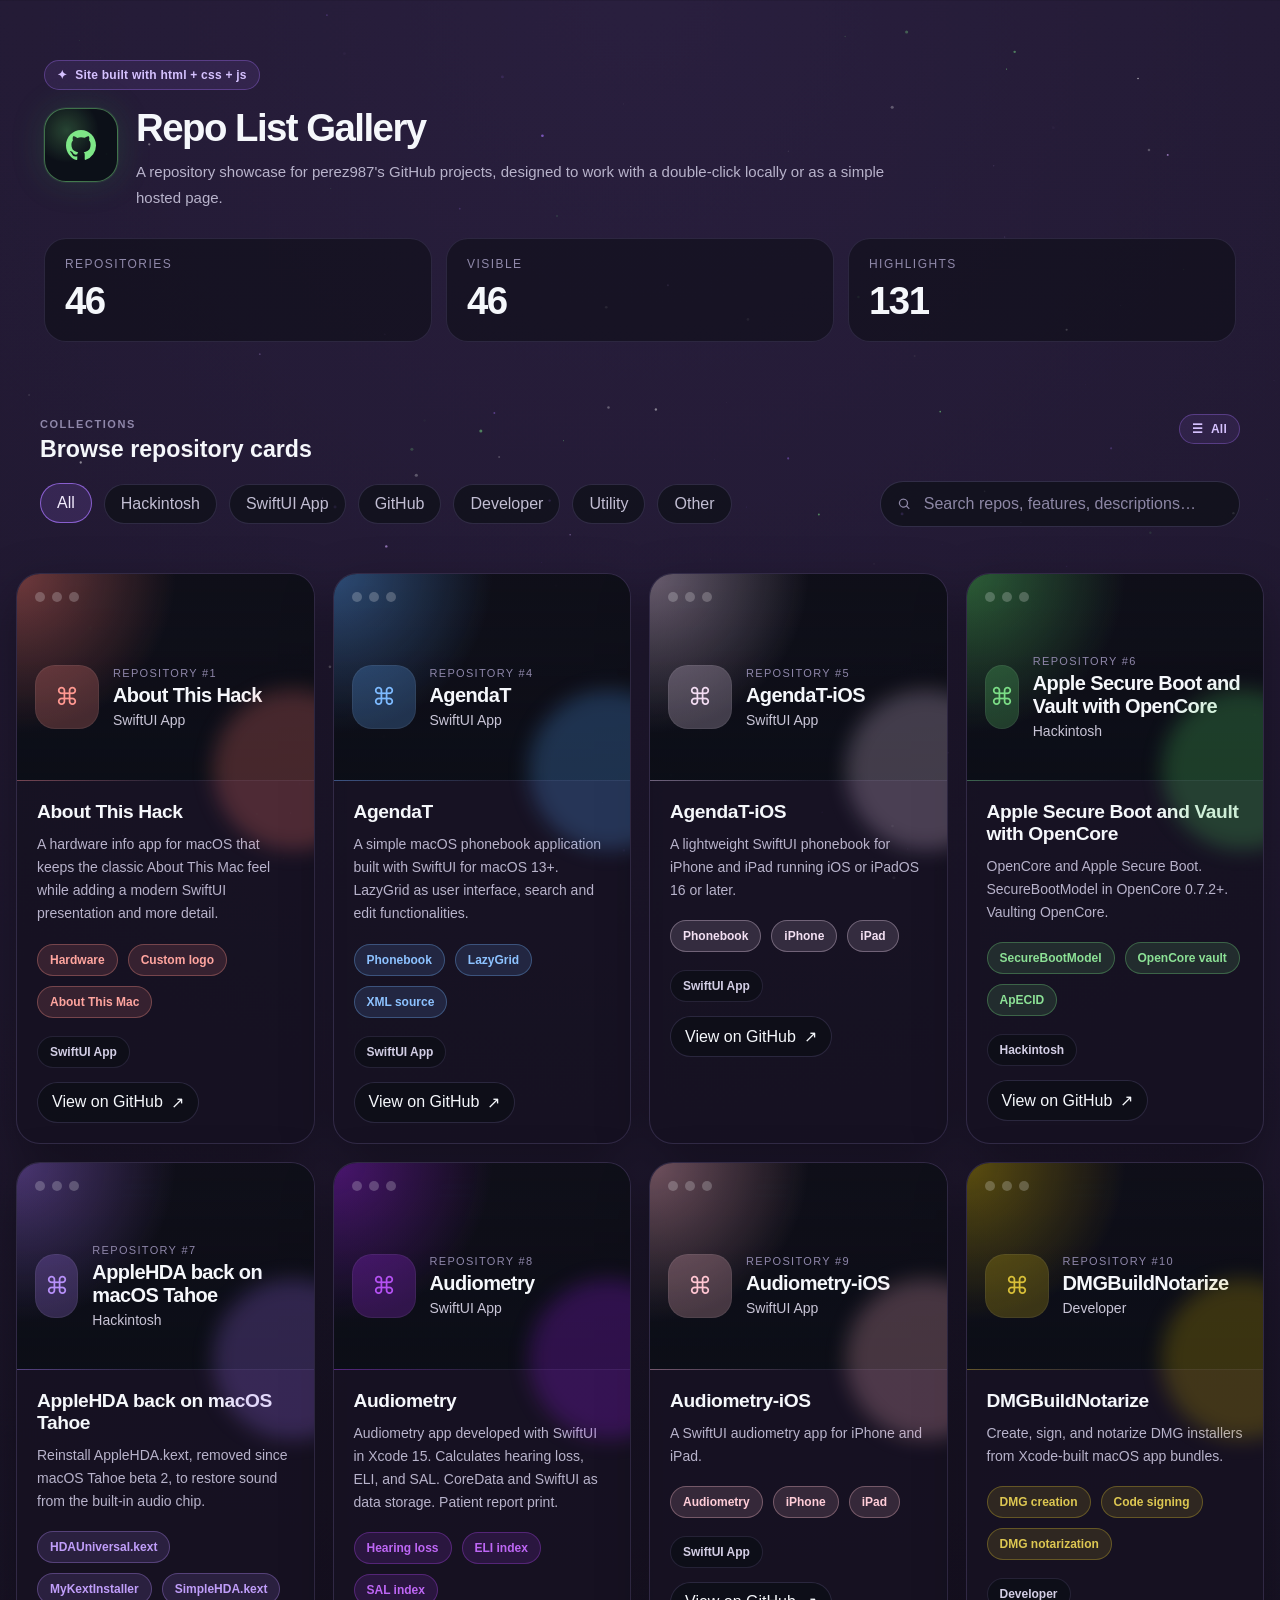
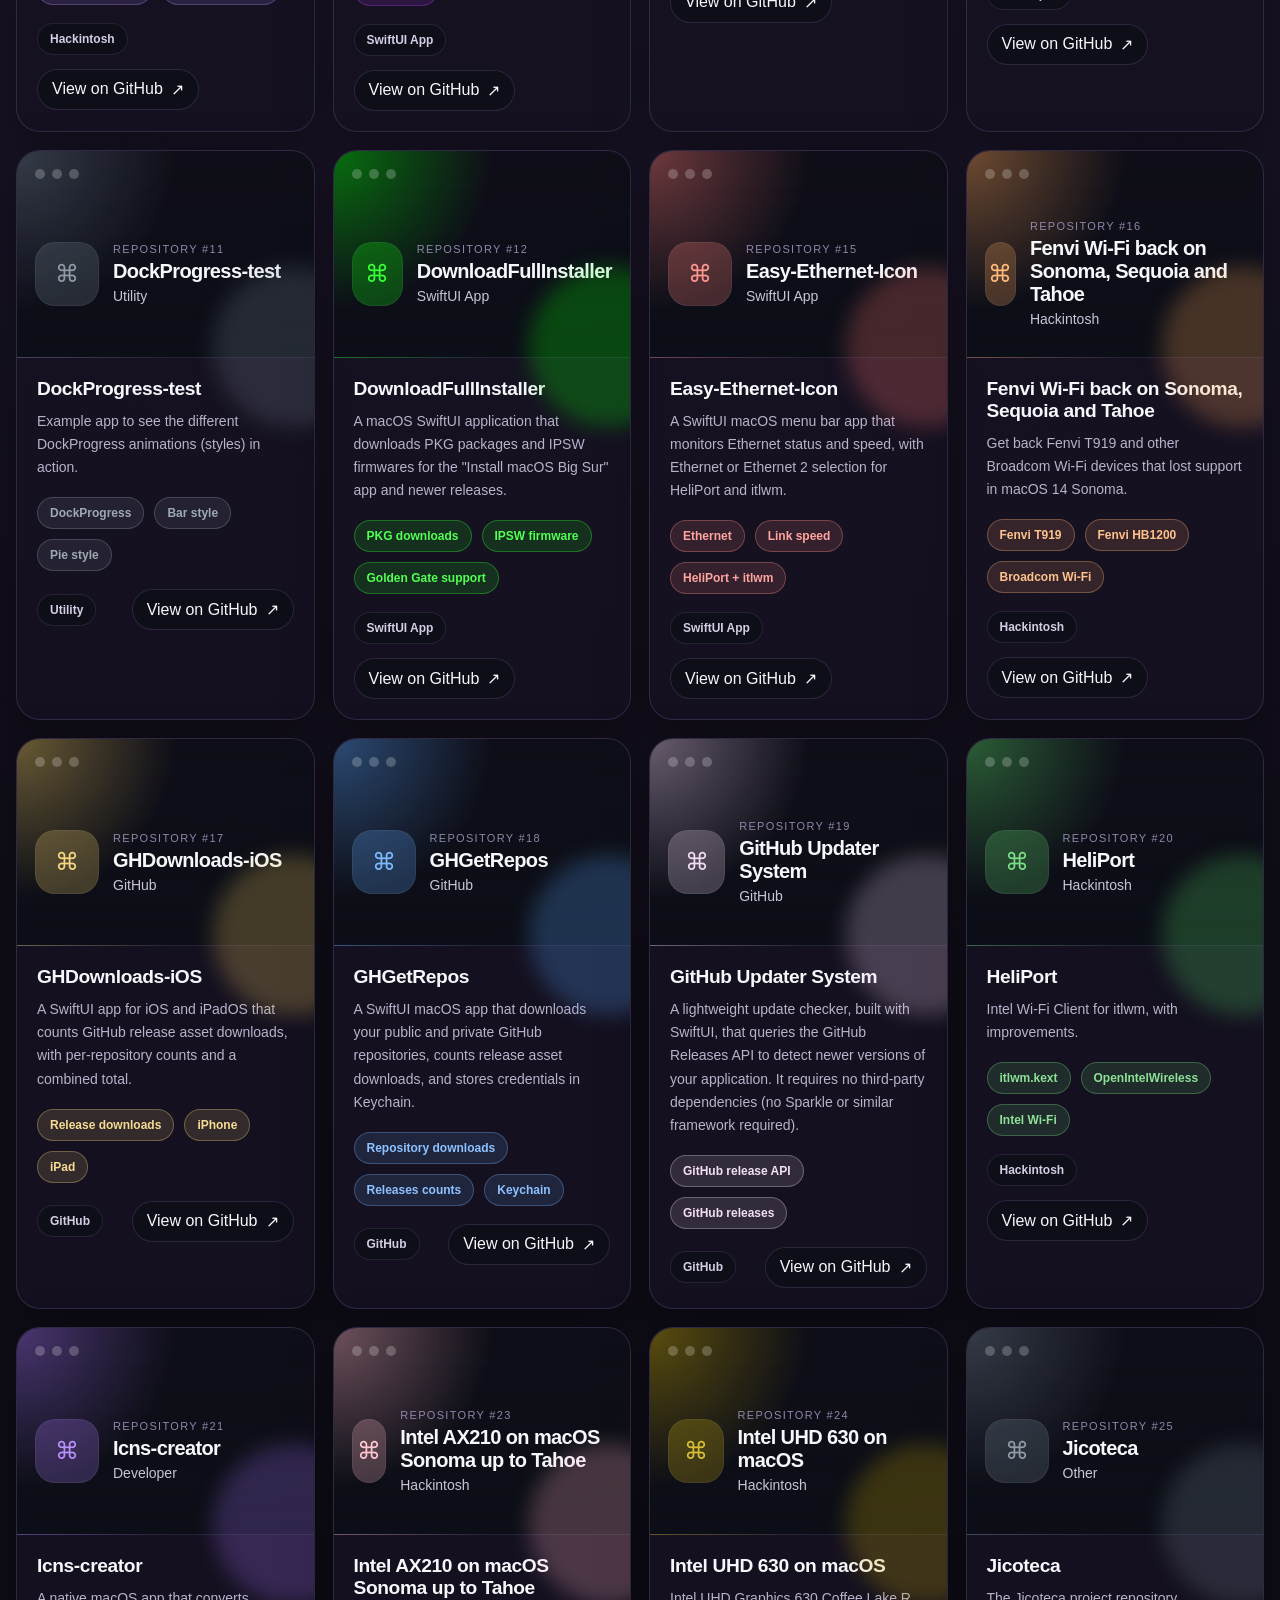
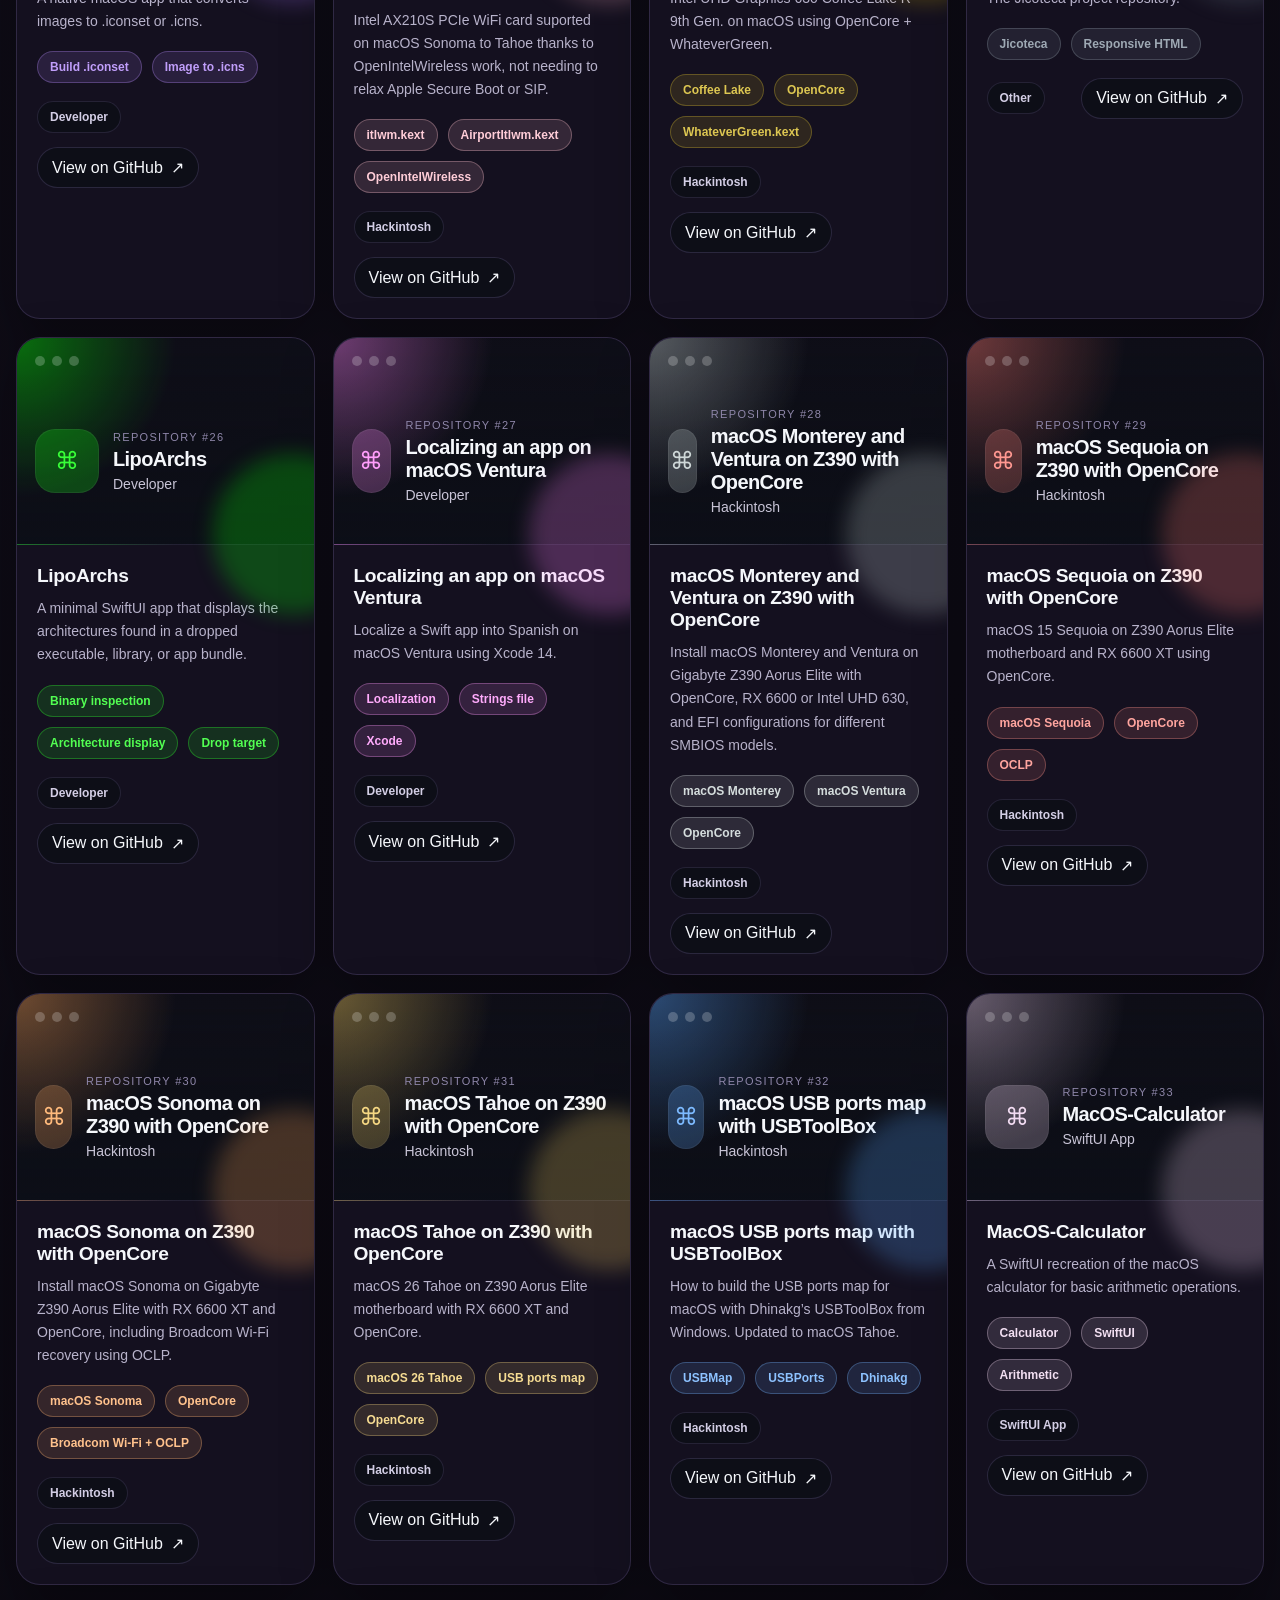
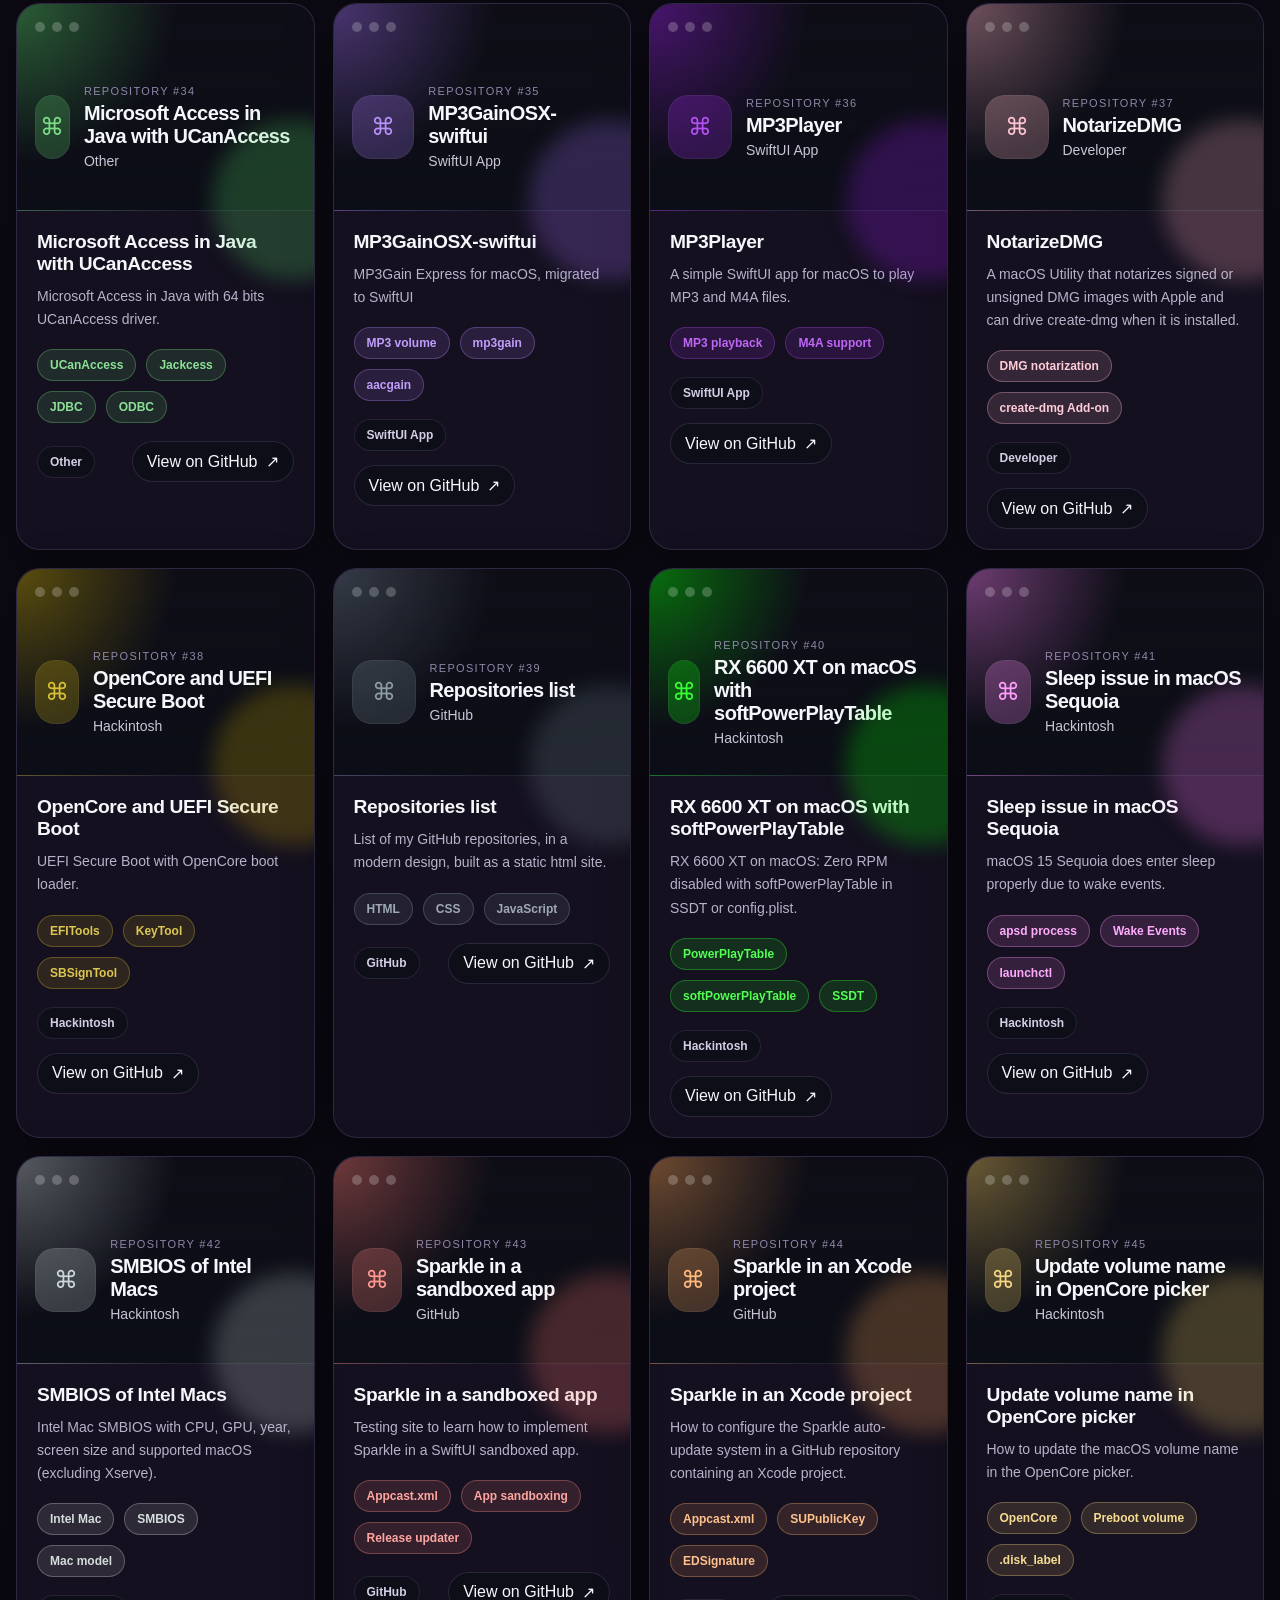
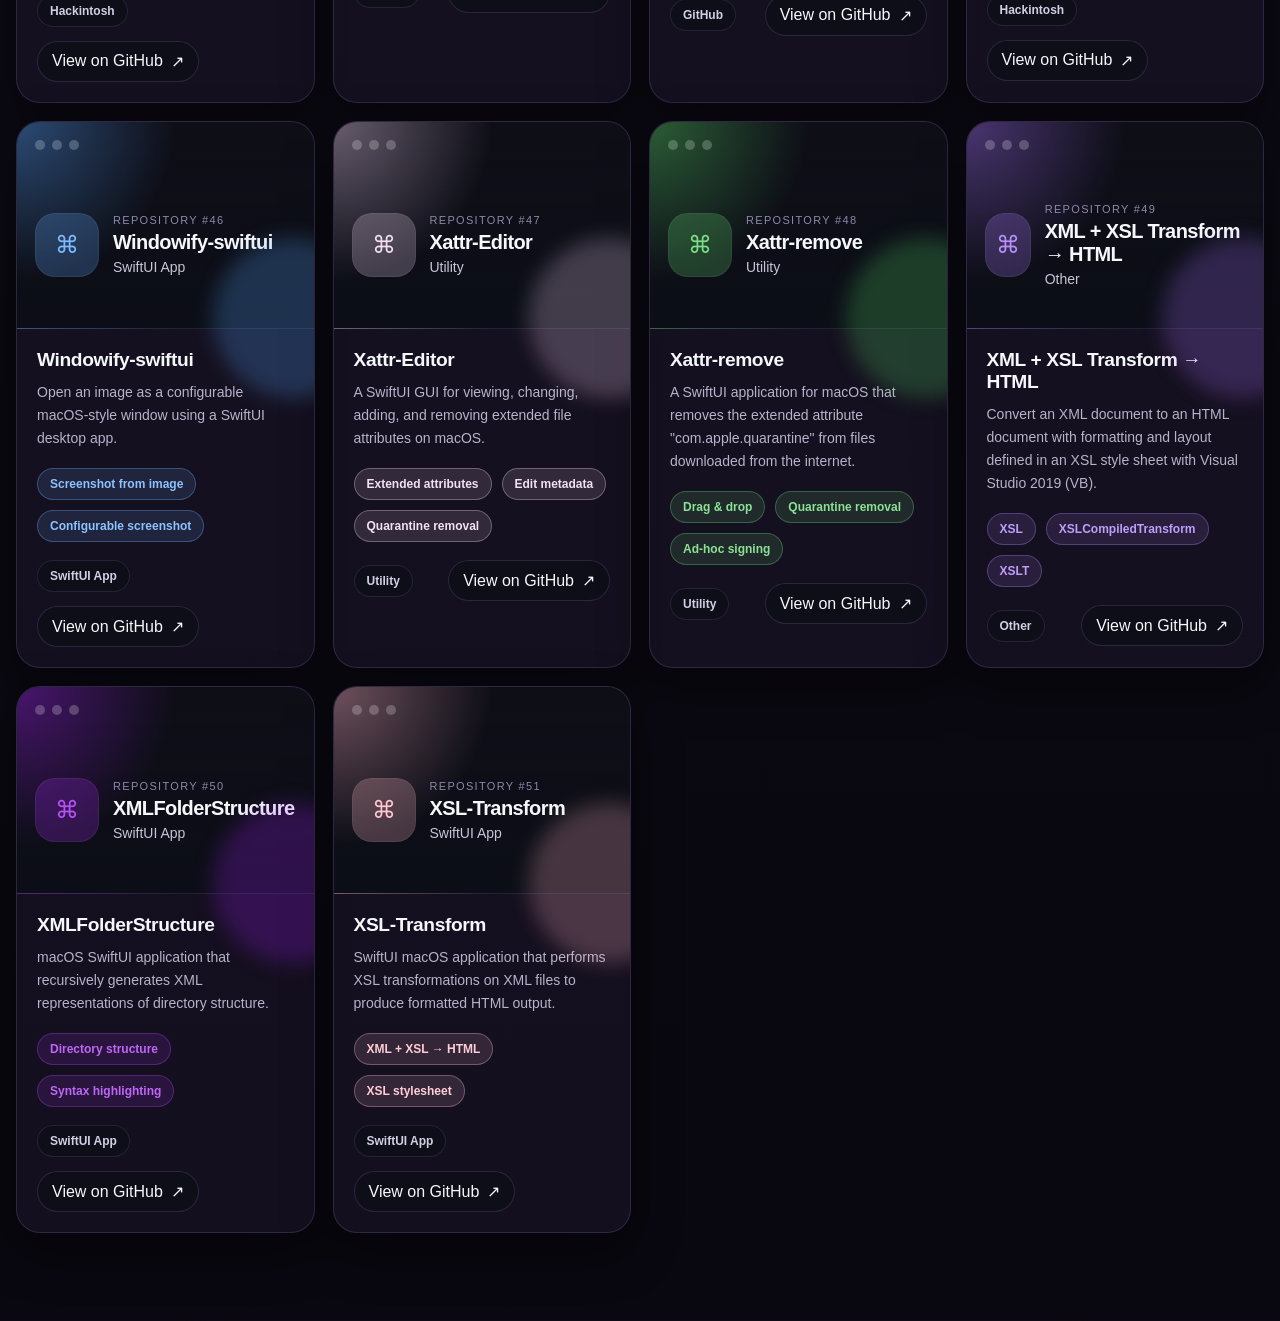
<file: index.html>
<!doctype html>
<html lang="en">
  <head>
    <meta charset="UTF-8" />
    <meta name="viewport" content="width=device-width, initial-scale=1.0" />
    <meta
      name="description"
      content="Standalone repository gallery for perez987's SwiftUI projects."
    />
    <title>Repo List Gallery</title>
    <link
      rel="icon"
      href="data:image/svg+xml,%3Csvg xmlns='http://www.w3.org/2000/svg' viewBox='0 0 64 64'%3E%3Crect width='64' height='64' rx='16' fill='%230b1016'/%3E%3Cpath d='M18 24h28v16H18z' fill='%232ea043' opacity='.22'/%3E%3Cpath d='M20 20h10l3 4h11a4 4 0 0 1 4 4v16H16V24a4 4 0 0 1 4-4z' fill='%232ea043'/%3E%3C/svg%3E"
    />
    <link rel="stylesheet" href="styles.css" />
  </head>
  <body>
    <div class="gallery-app">
      <canvas class="galaxy-background" aria-hidden="true"></canvas>

      <main class="gallery-shell">
        <section class="hero-panel">
          <div class="hero-copy">
            <div class="hero-badge">
              ✦
              <span>Site built with html + css + js</span>
            </div>
            <div class="hero-title-row">
              <div class="hero-logo" aria-hidden="true">
                <svg viewBox="0 0 24 24" aria-hidden="true">
                  <path
                    d="M12 2C6.477 2 2 6.59 2 12.25c0 4.53 2.865 8.373 6.839 9.73.5.096.682-.223.682-.495 0-.244-.01-1.05-.014-1.905-2.782.618-3.369-1.215-3.369-1.215-.455-1.183-1.11-1.498-1.11-1.498-.908-.638.069-.625.069-.625 1.004.072 1.532 1.069 1.532 1.069.892 1.57 2.341 1.116 2.91.853.09-.665.35-1.116.636-1.373-2.22-.261-4.555-1.14-4.555-5.073 0-1.12.39-2.037 1.03-2.755-.104-.261-.446-1.313.098-2.739 0 0 .84-.277 2.75 1.052A9.32 9.32 0 0 1 12 6.845c.85.004 1.706.118 2.504.347 1.908-1.329 2.747-1.052 2.747-1.052.546 1.426.204 2.478.1 2.739.64.718 1.028 1.635 1.028 2.755 0 3.943-2.339 4.809-4.566 5.065.359.319.679.944.679 1.902 0 1.374-.012 2.482-.012 2.82 0 .274.18.596.688.494A10.257 10.257 0 0 0 22 12.25C22 6.59 17.523 2 12 2Z"
                  />
                </svg>
              </div>
              <div>
                <h1>Repo List Gallery</h1>
                <p>
                  A repository showcase for perez987&apos;s GitHub projects, designed to work with a
                  double-click locally or as a simple hosted page.
                </p>
              </div>
            </div>
          </div>

          <div class="hero-stats" aria-label="Repository gallery summary">
            <div class="stat-card">
              <span class="stat-label">Repositories</span>
              <strong id="repo-count">0</strong>
            </div>
          <div class="stat-card">
              <span class="stat-label">Visible</span>
              <strong id="visible-count">0</strong>
            </div>
            <div class="stat-card">
              <span class="stat-label">Highlights</span>
              <strong id="highlight-count">0</strong>
            </div>
          </div>
        </section>

        <section class="toolbar-panel">
          <div class="toolbar-heading">
            <div>
              <span class="eyebrow">Collections</span>
              <h2>Browse repository cards</h2>
            </div>
            <div class="toolbar-badge">
              <span>☰</span>
              <span id="active-category-label">All</span>
            </div>
          </div>

          <div class="toolbar-controls">
            <div class="category-pills" id="category-pills" role="tablist" aria-label="Repository categories"></div>

            <label class="search-shell">
              <svg class="icon-inline" viewBox="0 0 24 24" aria-hidden="true">
                <path
                  d="M10.5 3a7.5 7.5 0 0 1 5.982 12.025l4.246 4.247-1.414 1.414-4.247-4.246A7.5 7.5 0 1 1 10.5 3Zm0 2a5.5 5.5 0 1 0 0 11 5.5 5.5 0 0 0 0-11Z"
                  fill="currentColor"
                />
              </svg>
              <input
                id="search-input"
                type="search"
                placeholder="Search repos, features, descriptions…"
                aria-label="Search repositories"
              />
            </label>
          </div>
        </section>

        <section class="repo-grid" id="repo-grid" aria-label="Repository gallery"></section>

        <section class="empty-state" id="empty-state">
          <svg class="icon-large" viewBox="0 0 24 24" aria-hidden="true">
            <path
              d="M12 2C6.477 2 2 6.59 2 12.25c0 4.53 2.865 8.373 6.839 9.73.5.096.682-.223.682-.495 0-.244-.01-1.05-.014-1.905-2.782.618-3.369-1.215-3.369-1.215-.455-1.183-1.11-1.498-1.11-1.498-.908-.638.069-.625.069-.625 1.004.072 1.532 1.069 1.532 1.069.892 1.57 2.341 1.116 2.91.853.09-.665.35-1.116.636-1.373-2.22-.261-4.555-1.14-4.555-5.073 0-1.12.39-2.037 1.03-2.755-.104-.261-.446-1.313.098-2.739 0 0 .84-.277 2.75 1.052A9.32 9.32 0 0 1 12 6.845c.85.004 1.706.118 2.504.347 1.908-1.329 2.747-1.052 2.747-1.052.546 1.426.204 2.478.1 2.739.64.718 1.028 1.635 1.028 2.755 0 3.943-2.339 4.809-4.566 5.065.359.319.679.944.679 1.902 0 1.374-.012 2.482-.012 2.82 0 .274.18.596.688.494A10.257 10.257 0 0 0 22 12.25C22 6.59 17.523 2 12 2Z"
            />
          </svg>
          <h3>No repositories found</h3>
          <p>Try a different search term or switch back to the full collection.</p>
        </section>
      </main>

      <button type="button" class="back-to-top" id="back-to-top" aria-label="Back to top">↑</button>
    </div>
    <script src="script.js"></script>
  </body>
</html>
</file>
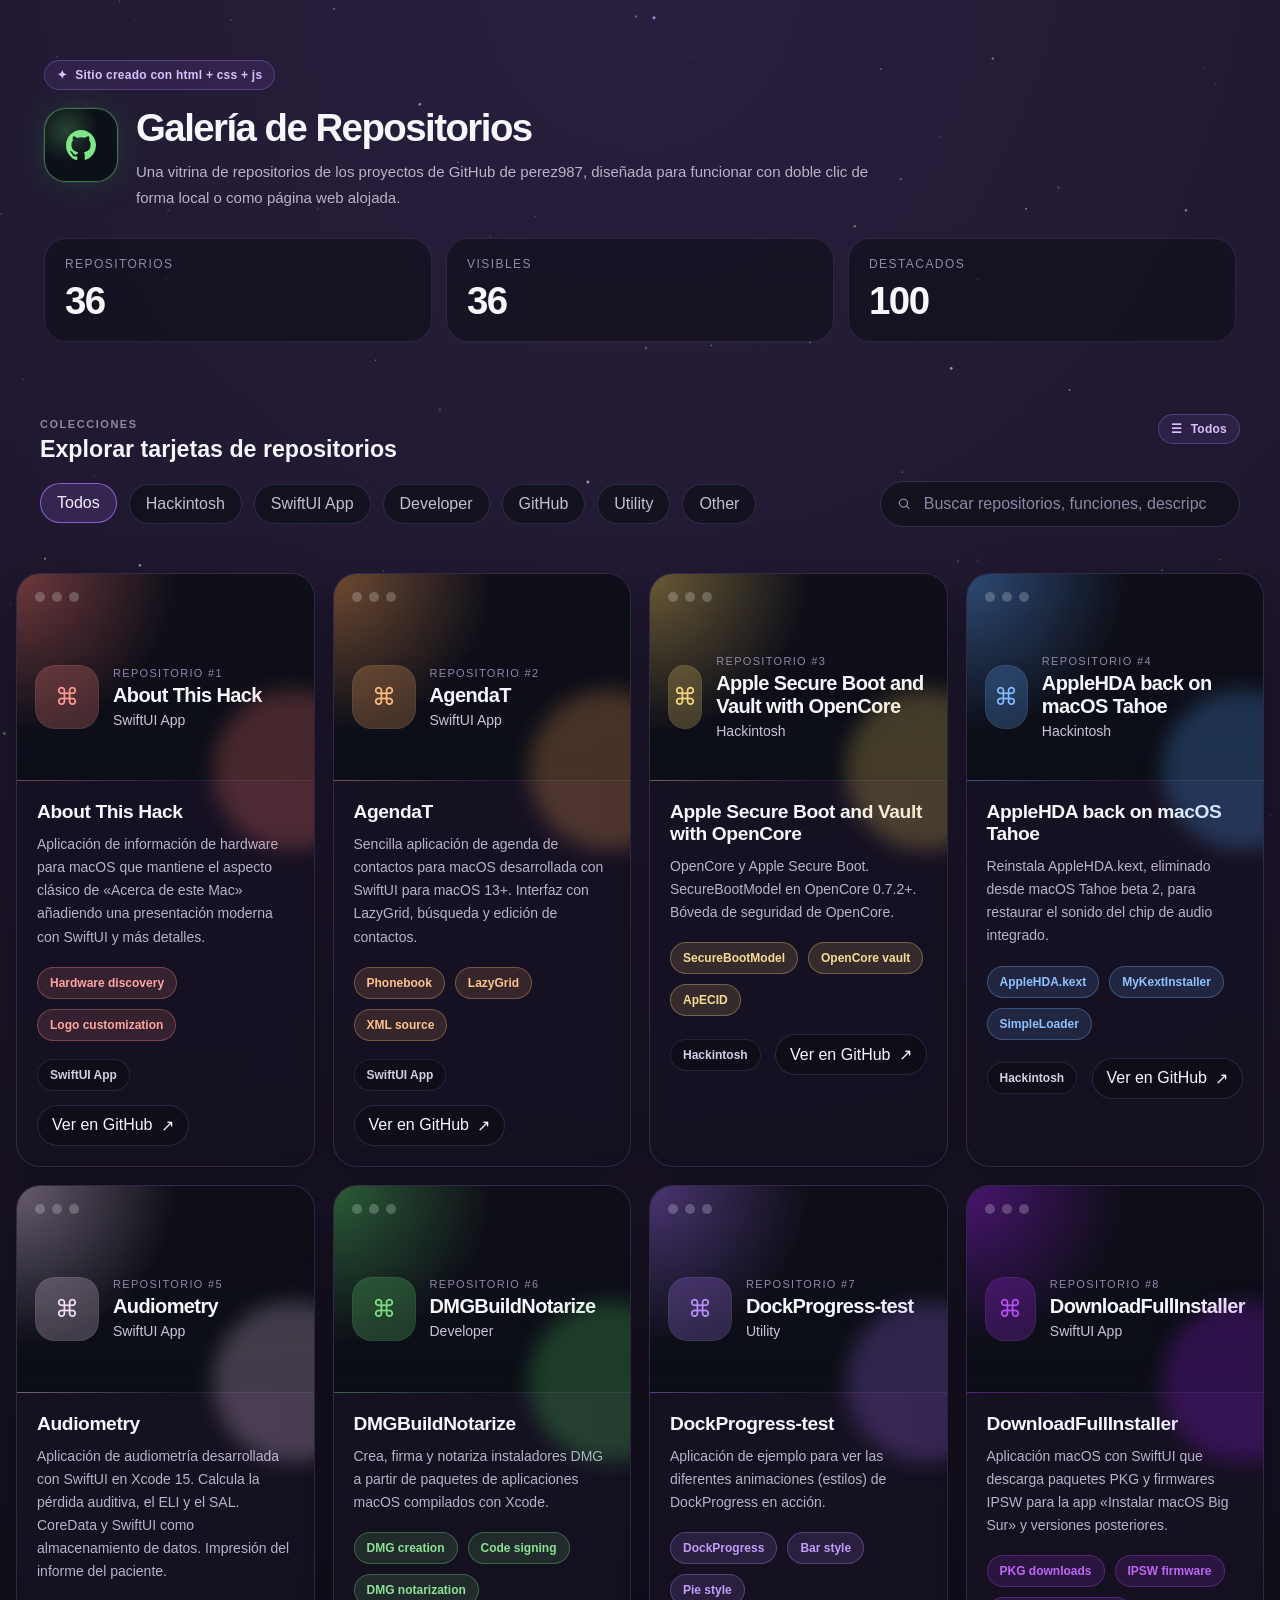
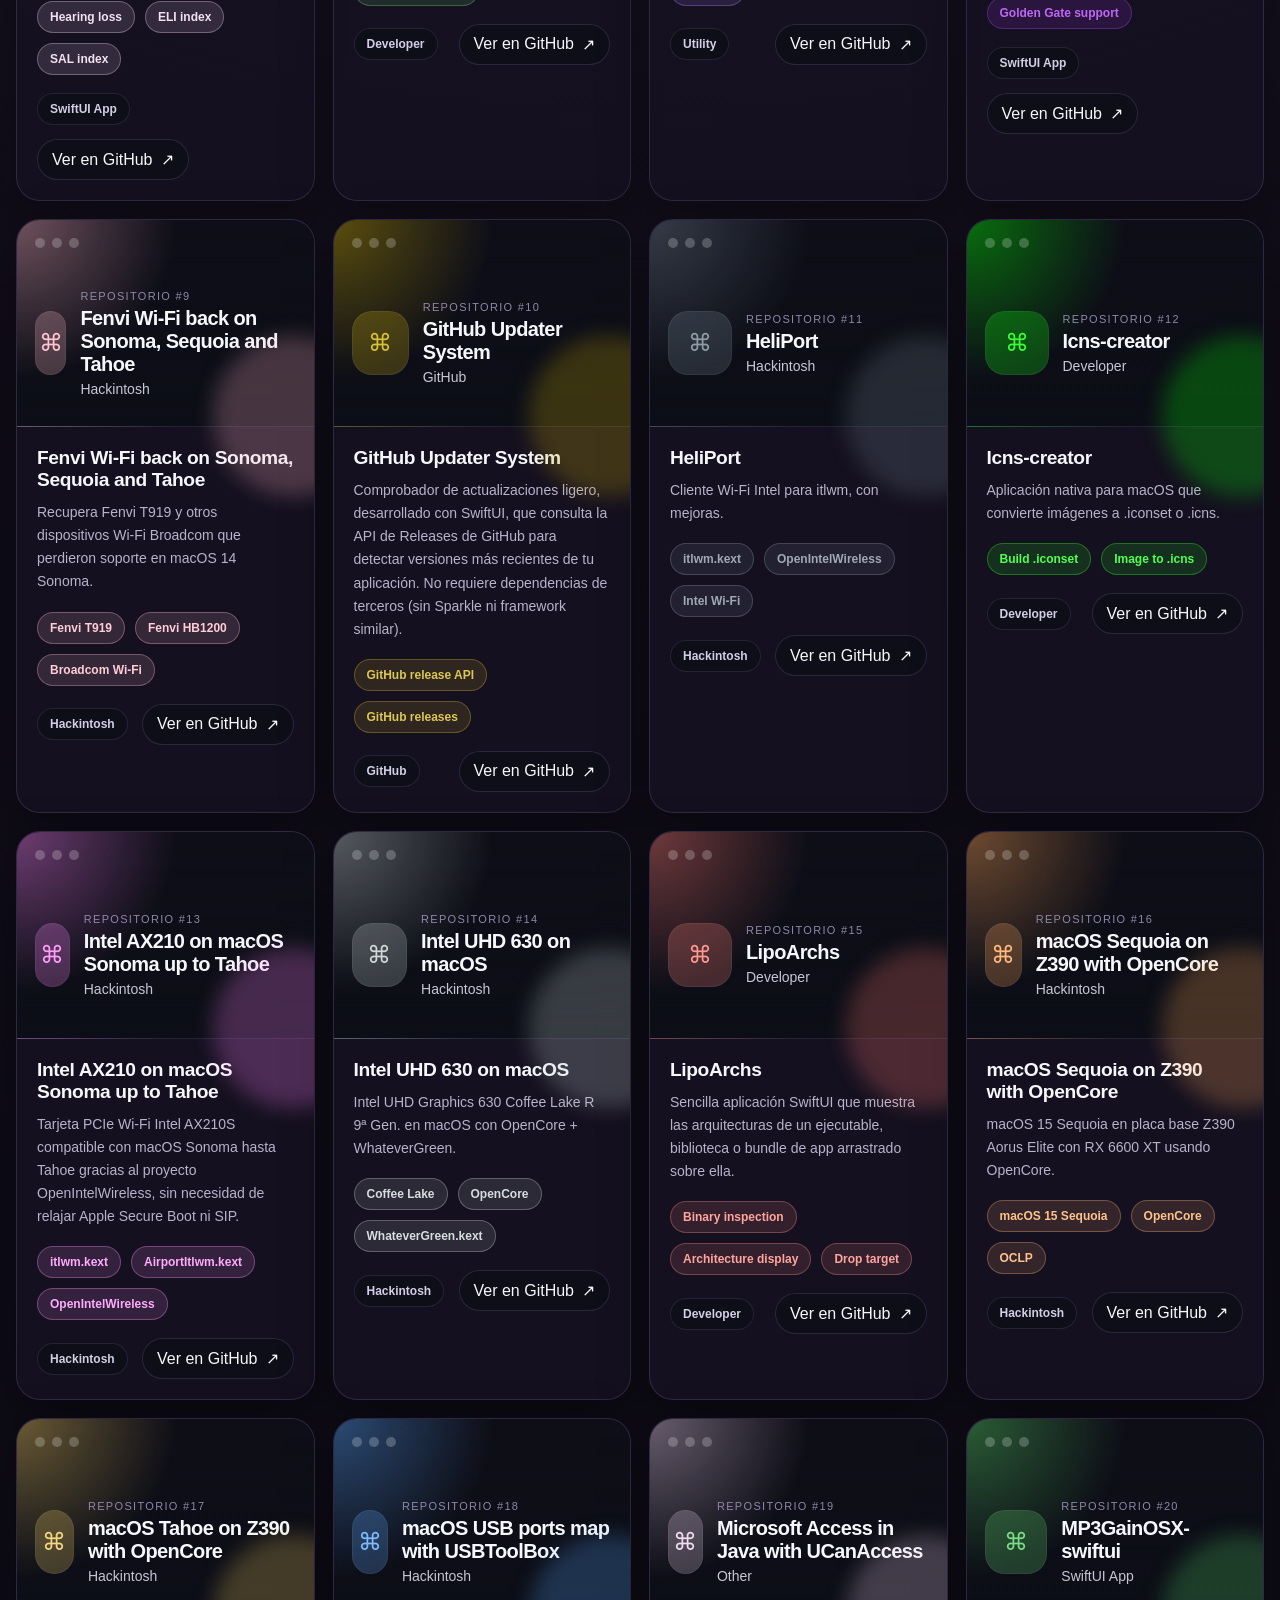
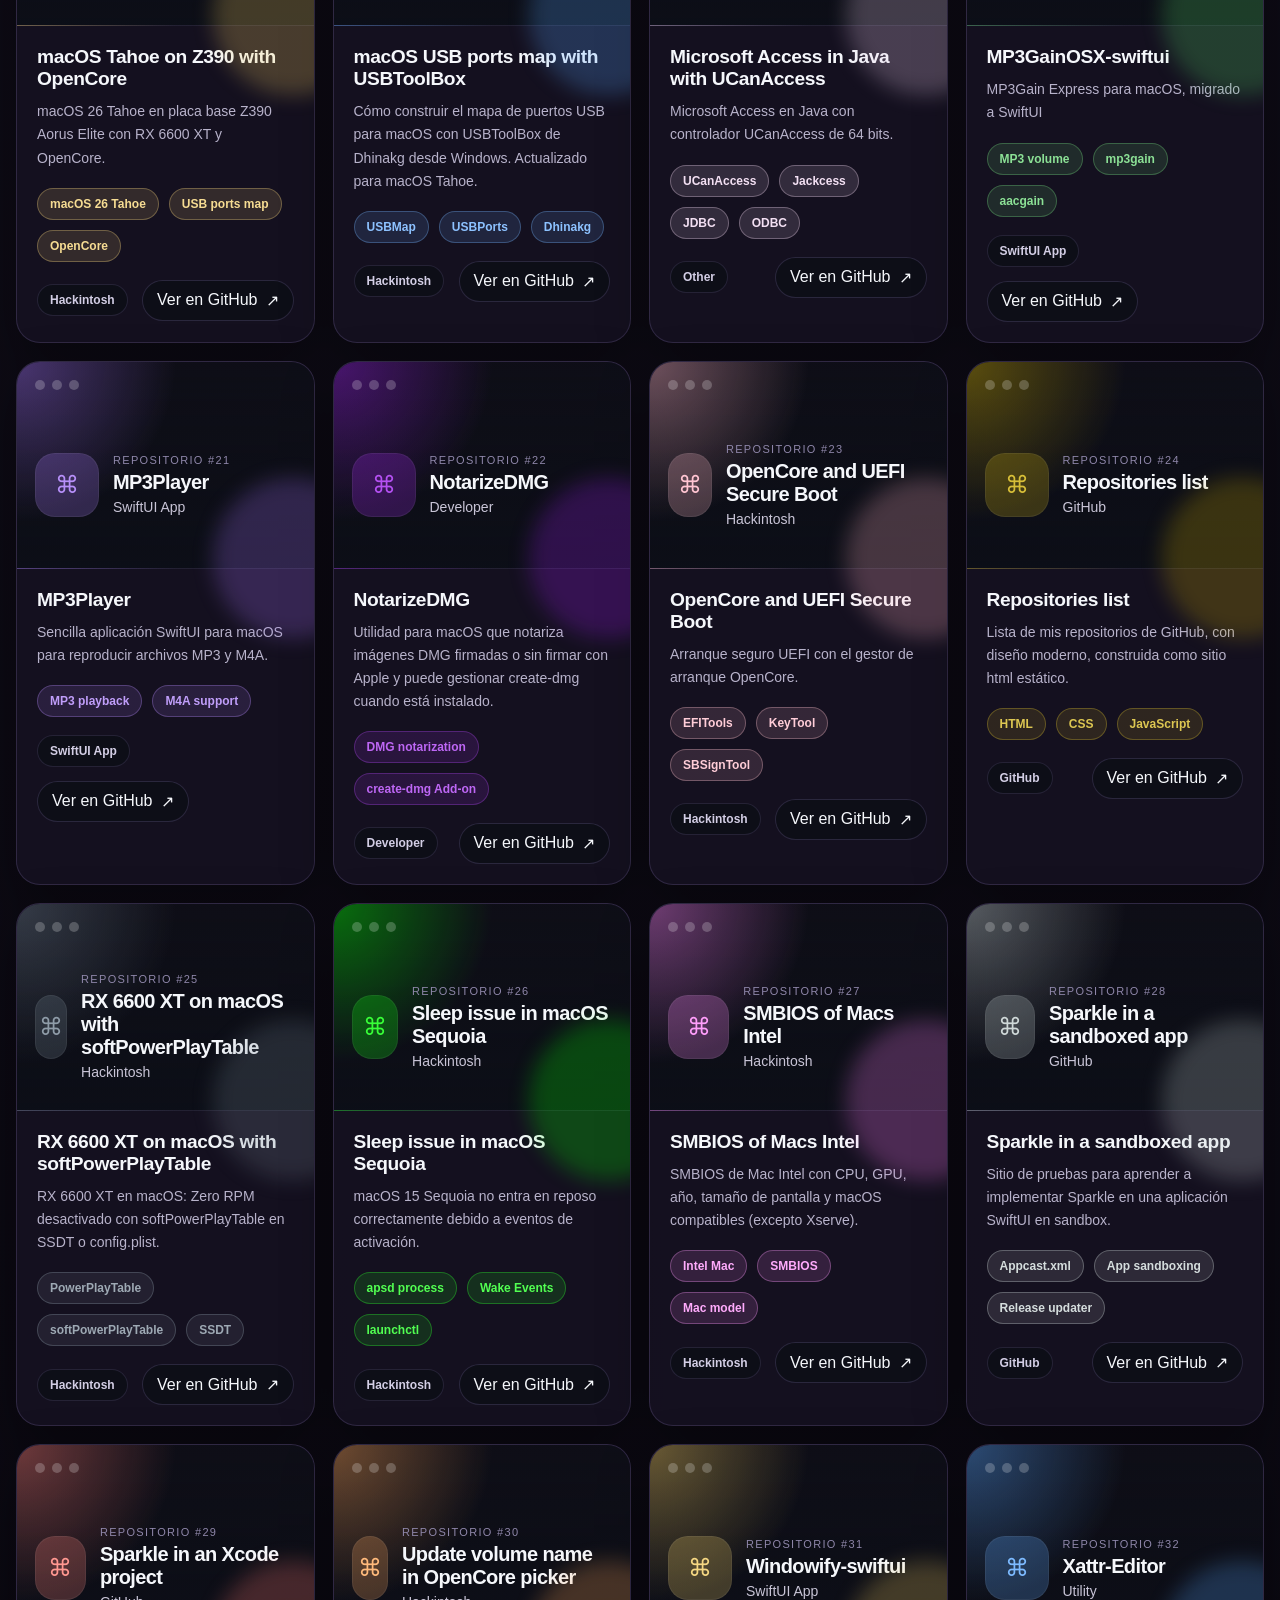
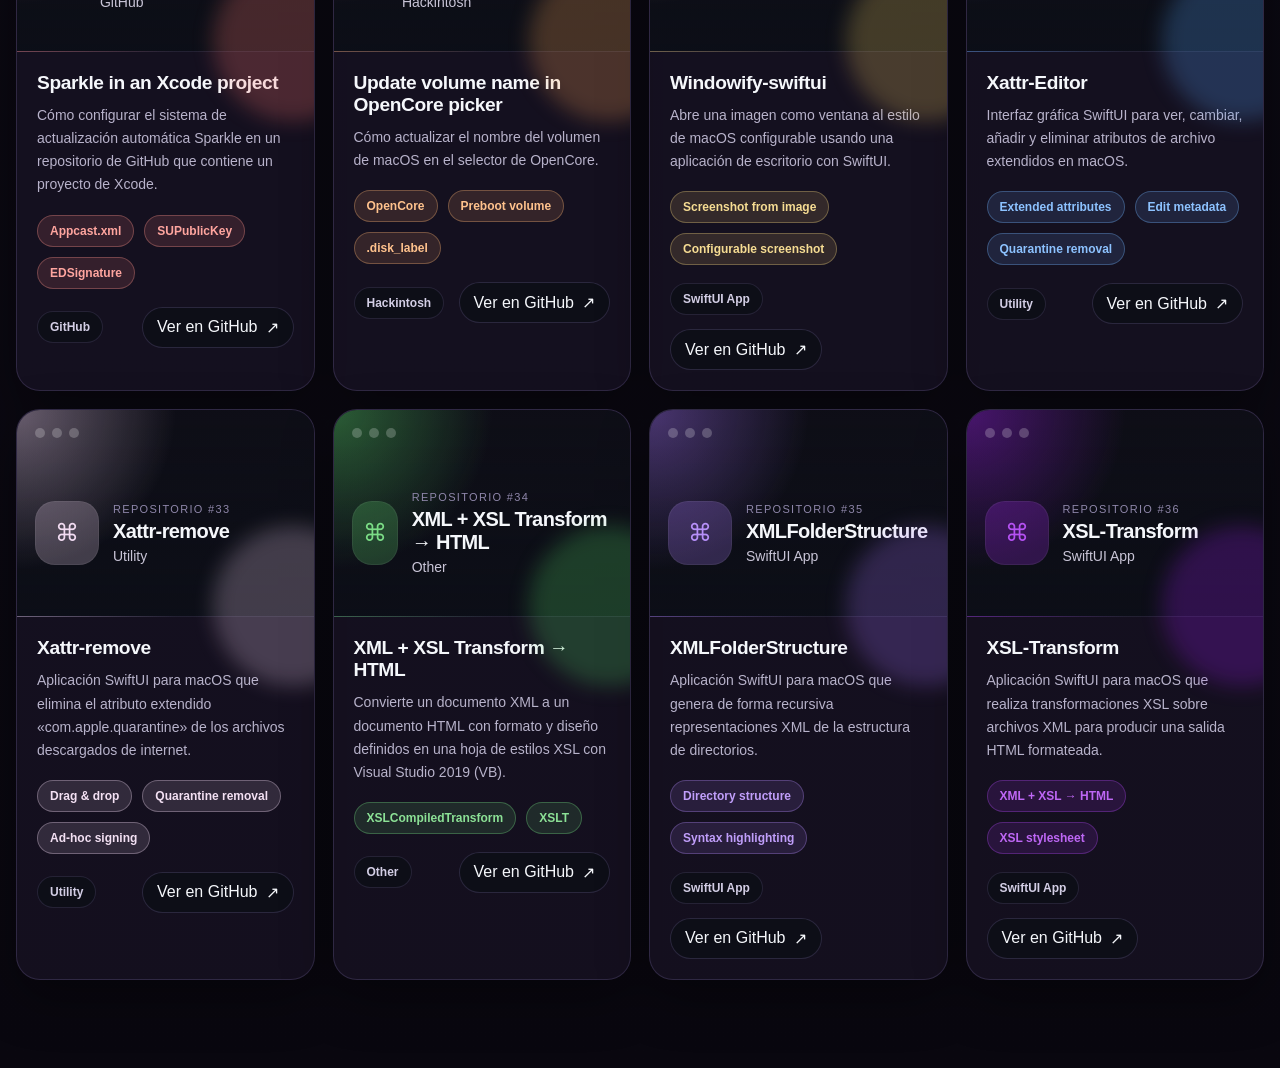
<file: es_ES/index.html>
<!doctype html>
<html lang="es">
  <head>
    <meta charset="UTF-8" />
    <meta name="viewport" content="width=device-width, initial-scale=1.0" />
    <meta
      name="description"
      content="Galería de repositorios independiente para los proyectos de SwiftUI de perez987."
    />
    <title>Galería de Repositorios</title>
    <link
      rel="icon"
      href="data:image/svg+xml,%3Csvg xmlns='http://www.w3.org/2000/svg' viewBox='0 0 64 64'%3E%3Crect width='64' height='64' rx='16' fill='%230b1016'/%3E%3Cpath d='M18 24h28v16H18z' fill='%232ea043' opacity='.22'/%3E%3Cpath d='M20 20h10l3 4h11a4 4 0 0 1 4 4v16H16V24a4 4 0 0 1 4-4z' fill='%232ea043'/%3E%3C/svg%3E"
    />
    <link rel="stylesheet" href="styles.css" />
  </head>
  <body>
    <div class="gallery-app">
      <canvas class="galaxy-background" aria-hidden="true"></canvas>

      <main class="gallery-shell">
        <section class="hero-panel">
          <div class="hero-copy">
            <div class="hero-badge">
              ✦
              <span>Sitio creado con html + css + js</span>
            </div>
            <div class="hero-title-row">
              <div class="hero-logo" aria-hidden="true">
                <svg viewBox="0 0 24 24" aria-hidden="true">
                  <path
                    d="M12 2C6.477 2 2 6.59 2 12.25c0 4.53 2.865 8.373 6.839 9.73.5.096.682-.223.682-.495 0-.244-.01-1.05-.014-1.905-2.782.618-3.369-1.215-3.369-1.215-.455-1.183-1.11-1.498-1.11-1.498-.908-.638.069-.625.069-.625 1.004.072 1.532 1.069 1.532 1.069.892 1.57 2.341 1.116 2.91.853.09-.665.35-1.116.636-1.373-2.22-.261-4.555-1.14-4.555-5.073 0-1.12.39-2.037 1.03-2.755-.104-.261-.446-1.313.098-2.739 0 0 .84-.277 2.75 1.052A9.32 9.32 0 0 1 12 6.845c.85.004 1.706.118 2.504.347 1.908-1.329 2.747-1.052 2.747-1.052.546 1.426.204 2.478.1 2.739.64.718 1.028 1.635 1.028 2.755 0 3.943-2.339 4.809-4.566 5.065.359.319.679.944.679 1.902 0 1.374-.012 2.482-.012 2.82 0 .274.18.596.688.494A10.257 10.257 0 0 0 22 12.25C22 6.59 17.523 2 12 2Z"
                  />
                </svg>
              </div>
              <div>
                <h1>Galería de Repositorios</h1>
                <p>
                  Una vitrina de repositorios de los proyectos de GitHub de perez987, diseñada para funcionar con
                  doble clic de forma local o como página web alojada.
                </p>
              </div>
            </div>
          </div>

          <div class="hero-stats" aria-label="Resumen de la galería de repositorios">
            <div class="stat-card">
              <span class="stat-label">Repositorios</span>
              <strong id="repo-count">0</strong>
            </div>
          <div class="stat-card">
              <span class="stat-label">Visibles</span>
              <strong id="visible-count">0</strong>
            </div>
            <div class="stat-card">
              <span class="stat-label">Destacados</span>
              <strong id="highlight-count">0</strong>
            </div>
          </div>
        </section>

        <section class="toolbar-panel">
          <div class="toolbar-heading">
            <div>
              <span class="eyebrow">Colecciones</span>
              <h2>Explorar tarjetas de repositorios</h2>
            </div>
            <div class="toolbar-badge">
              <span>☰</span>
                   <span id="active-category-label">Todos</span>
            </div>
          </div>

          <div class="toolbar-controls">
            <div class="category-pills" id="category-pills" role="tablist" aria-label="Categorías de repositorios"></div>

            <label class="search-shell">
              <svg class="icon-inline" viewBox="0 0 24 24" aria-hidden="true">
                <path
                  d="M10.5 3a7.5 7.5 0 0 1 5.982 12.025l4.246 4.247-1.414 1.414-4.247-4.246A7.5 7.5 0 1 1 10.5 3Zm0 2a5.5 5.5 0 1 0 0 11 5.5 5.5 0 0 0 0-11Z"
                  fill="currentColor"
                />
              </svg>
              <input
                id="search-input"
                type="search"
                placeholder="Buscar repositorios, funciones, descripciones…"
                aria-label="Buscar repositorios"
              />
            </label>
          </div>
        </section>

        <section class="repo-grid" id="repo-grid" aria-label="Galería de repositorios"></section>

        <section class="empty-state" id="empty-state">
          <svg class="icon-large" viewBox="0 0 24 24" aria-hidden="true">
            <path
              d="M12 2C6.477 2 2 6.59 2 12.25c0 4.53 2.865 8.373 6.839 9.73.5.096.682-.223.682-.495 0-.244-.01-1.05-.014-1.905-2.782.618-3.369-1.215-3.369-1.215-.455-1.183-1.11-1.498-1.11-1.498-.908-.638.069-.625.069-.625 1.004.072 1.532 1.069 1.532 1.069.892 1.57 2.341 1.116 2.91.853.09-.665.35-1.116.636-1.373-2.22-.261-4.555-1.14-4.555-5.073 0-1.12.39-2.037 1.03-2.755-.104-.261-.446-1.313.098-2.739 0 0 .84-.277 2.75 1.052A9.32 9.32 0 0 1 12 6.845c.85.004 1.706.118 2.504.347 1.908-1.329 2.747-1.052 2.747-1.052.546 1.426.204 2.478.1 2.739.64.718 1.028 1.635 1.028 2.755 0 3.943-2.339 4.809-4.566 5.065.359.319.679.944.679 1.902 0 1.374-.012 2.482-.012 2.82 0 .274.18.596.688.494A10.257 10.257 0 0 0 22 12.25C22 6.59 17.523 2 12 2Z"
            />
          </svg>
          <h3>No se han encontrado repositorios</h3>
          <p>Prueba con otro término de búsqueda o vuelve a la colección completa.</p>
        </section>
      </main>

      <button type="button" class="back-to-top" id="back-to-top" aria-label="Volver arriba">↑</button>
    </div>
    <script src="script.js"></script>
  </body>
</html>
</file>
<file: styles.css>
:root {
        color-scheme: dark;
        --page-bg: #09070f;
        --panel-bg: rgba(25, 20, 38, 0.8);
        --panel-border: rgba(146, 130, 196, 0.22);
        --text-primary: #f5f7fb;
        --text-secondary: #b8b3cb;
        --text-muted: #8f87aa;
      }

      * {
        box-sizing: border-box;
      }

      html {
        background: var(--page-bg);
        scroll-behavior: smooth;
      }

      body {
        margin: 0;
        min-height: 100vh;
        background:
          radial-gradient(circle at top, rgba(163, 113, 247, 0.16), transparent 34%),
          linear-gradient(180deg, #120f1b 0%, #09070f 100%);
        color: var(--text-primary);
        font-family:
          Inter, -apple-system, BlinkMacSystemFont, "Segoe UI", sans-serif;
      }

      a {
        color: inherit;
      }

      button,
      input {
        font: inherit;
      }

      .gallery-app {
        min-height: 100vh;
      }

      .galaxy-background {
        position: fixed;
        inset: 0;
        z-index: 0;
        width: 100%;
        height: 100%;
        pointer-events: none;
      }

      .gallery-shell {
        position: relative;
        z-index: 1;
        width: min(1380px, calc(100% - 32px));
        margin: 0 auto;
        padding: 32px 0 88px;
      }

        position: relative;
      .hero-panel,
      .toolbar-panel,
      .empty-state {
        border: 1px solid var(--panel-border);
        background: var(--panel-bg);
        backdrop-filter: blur(16px);
        box-shadow: 0 20px 60px rgba(0, 0, 0, 0.36);
      }

      .hero-panel {
        display: grid;
        gap: 28px;
        padding: 28px;
        border-radius: 28px;
      }

      .hero-copy {
        display: grid;
        gap: 18px;
      }

      .hero-badge,
      .toolbar-badge {
        display: inline-flex;
        width: fit-content;
        align-items: center;
        gap: 8px;
        border-radius: 999px;
        border: 1px solid rgba(163, 113, 247, 0.35);
        background: rgba(163, 113, 247, 0.1);
        color: #d6c2ff;
        padding: 7px 12px;
        font-size: 12px;
        font-weight: 700;
        letter-spacing: 0.02em;
      }

      .hero-title-row {
        display: flex;
        align-items: flex-start;
        gap: 18px;
      }

      .hero-logo {
        display: inline-flex;
        align-items: center;
        justify-content: center;
        width: 74px;
        height: 74px;
        flex-shrink: 0;
        border-radius: 22px;
        border: 1px solid rgba(126, 231, 135, 0.45);
        background:
          radial-gradient(circle at 30% 30%, rgba(126, 231, 135, 0.24), transparent 45%),
          rgba(11, 16, 22, 0.9);
        box-shadow:
          0 0 0 1px rgba(126, 231, 135, 0.08),
          0 0 34px rgba(46, 160, 67, 0.2);
      }

      .hero-logo svg {
        width: 36px;
        height: 36px;
        fill: #7ee787;
      }

      .hero-panel h1 {
        margin: 0;
        font-size: clamp(2rem, 3vw, 3.5rem);
        line-height: 1.02;
        letter-spacing: -0.04em;
      }

      .hero-panel p {
        margin: 12px 0 0;
        max-width: 760px;
        color: var(--text-secondary);
        font-size: 15px;
        line-height: 1.7;
      }

      .hero-stats {
        display: grid;
        gap: 14px;
        grid-template-columns: repeat(3, minmax(0, 1fr));
      }

      .stat-card {
        border-radius: 22px;
        border: 1px solid rgba(146, 130, 196, 0.18);
        background: rgba(10, 13, 18, 0.52);
        padding: 18px 20px;
      }

      .stat-label {
        display: block;
        margin-bottom: 8px;
        color: #9089aa;
        font-size: 12px;
        text-transform: uppercase;
        letter-spacing: 0.12em;
      }

      .stat-card strong {
        font-size: clamp(1.4rem, 3vw, 2.4rem);
        letter-spacing: -0.04em;
      }

      .toolbar-panel {
        display: grid;
        gap: 18px;
        margin-top: 22px;
        padding: 22px 24px;
        border-radius: 24px;
      }

      .toolbar-heading {
        display: flex;
        align-items: flex-start;
        justify-content: space-between;
        gap: 18px;
      }

      .eyebrow {
        display: inline-block;
        margin-bottom: 6px;
        color: var(--text-muted);
        font-size: 11px;
        font-weight: 700;
        text-transform: uppercase;
        letter-spacing: 0.14em;
      }

      .toolbar-heading h2 {
        margin: 0;
        font-size: 1.45rem;
      }

      .toolbar-controls {
        display: flex;
        align-items: center;
        justify-content: space-between;
        gap: 16px;
        flex-wrap: wrap;
      }

      .category-pills {
        display: flex;
        gap: 12px;
        flex-wrap: wrap;
      }

      .category-pill {
        border: 1px solid rgba(146, 130, 196, 0.22);
        background: rgba(12, 15, 21, 0.68);
        color: #c2bed3;
        padding: 10px 16px;
        border-radius: 999px;
        cursor: pointer;
        transition:
          transform 0.2s ease,
          border-color 0.2s ease,
          background-color 0.2s ease,
          color 0.2s ease;
      }

      .category-pill:hover,
      .category-pill.is-active {
        transform: translateY(-1px);
        border-color: rgba(163, 113, 247, 0.75);
        background: rgba(163, 113, 247, 0.16);
        color: #f4edff;
      }

      .search-shell {
        display: flex;
        align-items: center;
        gap: 10px;
        min-width: min(100%, 360px);
        border-radius: 999px;
        border: 1px solid rgba(146, 130, 196, 0.24);
        background: rgba(12, 15, 21, 0.68);
        padding: 12px 16px;
        color: #8d87a5;
      }

      .search-shell:focus-within {
        border-color: rgba(126, 231, 135, 0.65);
        box-shadow: 0 0 0 4px rgba(46, 160, 67, 0.15);
      }

      .search-shell input {
        width: 100%;
        border: 0;
        outline: 0;
        background: transparent;
        color: var(--text-primary);
      }

      .search-shell input::placeholder {
        color: #8d87a5;
      }

      .repo-grid {
        display: grid;
        gap: 18px;
        margin-top: 24px;
        grid-template-columns: repeat(auto-fit, minmax(290px, 1fr));
      }

      .repo-card {
        overflow: hidden;
        border: 1px solid rgba(146, 130, 196, 0.22);
        border-radius: 24px;
        background: rgba(22, 18, 33, 0.88);
        box-shadow: 0 18px 50px rgba(0, 0, 0, 0.34);
        transition:
          transform 0.22s ease,
          border-color 0.22s ease,
          box-shadow 0.22s ease;
      }

      .repo-card:hover {
        transform: translateY(-4px);
        border-color: color-mix(in srgb, var(--repo-accent) 56%, white);
        box-shadow: 0 24px 64px rgba(0, 0, 0, 0.42);
      }

      .repo-preview {
        position: relative;
        padding: 18px;
        border-bottom: 1px solid rgba(146, 130, 196, 0.16);
        background:
          radial-gradient(circle at top left, color-mix(in srgb, var(--repo-accent) 40%, transparent), transparent 44%),
          linear-gradient(180deg, rgba(10, 13, 18, 0.58), rgba(11, 14, 22, 0.88));
      }

      .repo-preview::after {
        content: "";
        position: absolute;
        inset: auto -20% -34% auto;
        width: 160px;
        height: 160px;
        border-radius: 50%;
        background: color-mix(in srgb, var(--repo-accent) 24%, transparent);
        filter: blur(10px);
      }

      .preview-toolbar {
        display: flex;
        gap: 7px;
      }

      .preview-toolbar span {
        width: 10px;
        height: 10px;
        border-radius: 50%;
        background: rgba(255, 255, 255, 0.22);
      }

      .preview-content {
        position: relative;
        display: flex;
        align-items: center;
        gap: 14px;
        padding-top: 30px;
        min-height: 160px;
      }

      .preview-monogram {
        display: flex;
        align-items: center;
        justify-content: center;
        width: 64px;
        height: 64px;
        border-radius: 20px;
        background: color-mix(in srgb, var(--repo-accent) 22%, rgba(255, 255, 255, 0.02));
        color: color-mix(in srgb, var(--repo-accent) 78%, white);
        box-shadow: inset 0 0 0 1px rgba(255, 255, 255, 0.06);
        font-size: 1.5rem;
      }

      .preview-meta {
        position: relative;
        display: grid;
        gap: 5px;
      }

      .preview-label {
        color: var(--text-muted);
        font-size: 11px;
        text-transform: uppercase;
        letter-spacing: 0.12em;
      }

      .preview-meta strong {
        font-size: 1.25rem;
        letter-spacing: -0.03em;
      }

      .preview-meta span:last-child {
        color: #c9c5d7;
        font-size: 14px;
      }

      .repo-body {
        display: grid;
        gap: 18px;
        padding: 20px;
      }

      .repo-heading {
        display: flex;
        align-items: flex-start;
        justify-content: space-between;
        gap: 14px;
      }

      .repo-heading h3 {
        margin: 0;
        font-size: 1.2rem;
        letter-spacing: -0.02em;
      }

      .repo-heading p {
        margin: 10px 0 0;
        color: var(--text-secondary);
        font-size: 14px;
        line-height: 1.65;
      }

      .repo-heading a,
      .repo-action {
        display: inline-flex;
        align-items: center;
        justify-content: center;
        gap: 8px;
        flex-shrink: 0;
        border-radius: 999px;
        text-decoration: none;
      }

      .repo-heading a {
        width: 38px;
        height: 38px;
        border: 1px solid rgba(146, 130, 196, 0.22);
        background: rgba(12, 15, 21, 0.7);
        color: var(--text-primary);
      }

      .repo-heading a:hover,
      .repo-action:hover {
        border-color: color-mix(in srgb, var(--repo-accent) 74%, white);
        color: white;
      }

      .repo-tags {
        display: flex;
        flex-wrap: wrap;
        gap: 10px;
      }

      .repo-tag,
      .repo-category {
        display: inline-flex;
        align-items: center;
        border-radius: 999px;
        padding: 8px 12px;
        font-size: 12px;
        font-weight: 700;
      }

      .repo-tag {
        border: 1px solid color-mix(in srgb, var(--repo-accent) 26%, rgba(255, 255, 255, 0.08));
        background: color-mix(in srgb, var(--repo-accent) 12%, rgba(255, 255, 255, 0.02));
        color: color-mix(in srgb, var(--repo-accent) 68%, white);
      }

      .repo-footer {
        display: flex;
        align-items: center;
        justify-content: space-between;
        gap: 14px;
        flex-wrap: wrap;
      }

      .repo-category {
        border: 1px solid rgba(146, 130, 196, 0.18);
        background: rgba(12, 15, 21, 0.72);
        color: #d3cee5;
      }

      .repo-action {
        padding: 10px 14px;
        border: 1px solid rgba(146, 130, 196, 0.22);
        background: rgba(12, 15, 21, 0.72);
        color: var(--text-primary);
      }

      .empty-state {
        display: none;
        place-items: center;
        gap: 10px;
        margin-top: 24px;
        padding: 56px 24px;
        text-align: center;
        border-radius: 24px;
      }

      .empty-state.show {
        display: grid;
      }

      .empty-state h3,
      .empty-state p {
        margin: 0;
      }

      .empty-state p {
        color: var(--text-secondary);
      }

      .back-to-top {
        position: fixed;
        right: 28px;
        bottom: 28px;
        z-index: 2;
        display: inline-flex;
        align-items: center;
        justify-content: center;
        width: 52px;
        height: 52px;
        border: 1px solid rgba(240, 246, 252, 0.15);
        border-radius: 50%;
        background: radial-gradient(circle at 30% 30%, #46c75d 0%, #2ea043 60%, #1b772f 100%);
        color: #fff;
        cursor: pointer;
        opacity: 0;
        visibility: hidden;
        transform: translateY(18px) scale(0.88);
        box-shadow:
          0 8px 20px rgba(0, 0, 0, 0.45),
          0 0 0 0 rgba(46, 160, 67, 0.35);
        transition:
          opacity 0.3s ease,
          transform 0.3s ease,
          box-shadow 0.3s ease;
      }

      .back-to-top.show {
        opacity: 1;
        visibility: visible;
        transform: translateY(0) scale(1);
      }

      .back-to-top:hover {
        box-shadow:
          0 12px 24px rgba(0, 0, 0, 0.48),
          0 0 22px rgba(46, 160, 67, 0.5);
      }

      .icon-inline {
        width: 16px;
        height: 16px;
        fill: currentColor;
      }

      .icon-large {
        width: 48px;
        height: 48px;
        fill: currentColor;
      }

      @media (max-width: 900px) {
        .gallery-shell {
          width: min(100% - 24px, 1380px);
          padding-top: 20px;
        }

        .hero-title-row,
        .toolbar-heading,
        .toolbar-controls {
          flex-direction: column;
          align-items: stretch;
        }

        .hero-stats {
          grid-template-columns: 1fr;
        }
      }

      @media (max-width: 640px) {
        .hero-panel,
        .toolbar-panel,
        .repo-body {
          padding-left: 18px;
          padding-right: 18px;
        }

        .hero-panel {
          padding-top: 22px;
          padding-bottom: 22px;
          border-radius: 22px;
        }

        .toolbar-panel,
        .repo-card,
        .empty-state {
          border-radius: 20px;
        }

        .back-to-top {
          right: 20px;
          bottom: 20px;
          width: 46px;
          height: 46px;
        }
      }
</file>
<file: es_ES/styles.css>
:root {
        color-scheme: dark;
        --page-bg: #09070f;
        --panel-bg: rgba(25, 20, 38, 0.8);
        --panel-border: rgba(146, 130, 196, 0.22);
        --text-primary: #f5f7fb;
        --text-secondary: #b8b3cb;
        --text-muted: #8f87aa;
      }

      * {
        box-sizing: border-box;
      }

      html {
        background: var(--page-bg);
        scroll-behavior: smooth;
      }

      body {
        margin: 0;
        min-height: 100vh;
        background:
          radial-gradient(circle at top, rgba(163, 113, 247, 0.16), transparent 34%),
          linear-gradient(180deg, #120f1b 0%, #09070f 100%);
        color: var(--text-primary);
        font-family:
          Inter, -apple-system, BlinkMacSystemFont, "Segoe UI", sans-serif;
      }

      a {
        color: inherit;
      }

      button,
      input {
        font: inherit;
      }

      .gallery-app {
        min-height: 100vh;
      }

      .galaxy-background {
        position: fixed;
        inset: 0;
        z-index: 0;
        width: 100%;
        height: 100%;
        pointer-events: none;
      }

      .gallery-shell {
        position: relative;
        z-index: 1;
        width: min(1380px, calc(100% - 32px));
        margin: 0 auto;
        padding: 32px 0 88px;
      }

        position: relative;
      .hero-panel,
      .toolbar-panel,
      .empty-state {
        border: 1px solid var(--panel-border);
        background: var(--panel-bg);
        backdrop-filter: blur(16px);
        box-shadow: 0 20px 60px rgba(0, 0, 0, 0.36);
      }

      .hero-panel {
        display: grid;
        gap: 28px;
        padding: 28px;
        border-radius: 28px;
      }

      .hero-copy {
        display: grid;
        gap: 18px;
      }

      .hero-badge,
      .toolbar-badge {
        display: inline-flex;
        width: fit-content;
        align-items: center;
        gap: 8px;
        border-radius: 999px;
        border: 1px solid rgba(163, 113, 247, 0.35);
        background: rgba(163, 113, 247, 0.1);
        color: #d6c2ff;
        padding: 7px 12px;
        font-size: 12px;
        font-weight: 700;
        letter-spacing: 0.02em;
      }

      .hero-title-row {
        display: flex;
        align-items: flex-start;
        gap: 18px;
      }

      .hero-logo {
        display: inline-flex;
        align-items: center;
        justify-content: center;
        width: 74px;
        height: 74px;
        flex-shrink: 0;
        border-radius: 22px;
        border: 1px solid rgba(126, 231, 135, 0.45);
        background:
          radial-gradient(circle at 30% 30%, rgba(126, 231, 135, 0.24), transparent 45%),
          rgba(11, 16, 22, 0.9);
        box-shadow:
          0 0 0 1px rgba(126, 231, 135, 0.08),
          0 0 34px rgba(46, 160, 67, 0.2);
      }

      .hero-logo svg {
        width: 36px;
        height: 36px;
        fill: #7ee787;
      }

      .hero-panel h1 {
        margin: 0;
        font-size: clamp(2rem, 3vw, 3.5rem);
        line-height: 1.02;
        letter-spacing: -0.04em;
      }

      .hero-panel p {
        margin: 12px 0 0;
        max-width: 760px;
        color: var(--text-secondary);
        font-size: 15px;
        line-height: 1.7;
      }

      .hero-stats {
        display: grid;
        gap: 14px;
        grid-template-columns: repeat(3, minmax(0, 1fr));
      }

      .stat-card {
        border-radius: 22px;
        border: 1px solid rgba(146, 130, 196, 0.18);
        background: rgba(10, 13, 18, 0.52);
        padding: 18px 20px;
      }

      .stat-label {
        display: block;
        margin-bottom: 8px;
        color: #9089aa;
        font-size: 12px;
        text-transform: uppercase;
        letter-spacing: 0.12em;
      }

      .stat-card strong {
        font-size: clamp(1.4rem, 3vw, 2.4rem);
        letter-spacing: -0.04em;
      }

      .toolbar-panel {
        display: grid;
        gap: 18px;
        margin-top: 22px;
        padding: 22px 24px;
        border-radius: 24px;
      }

      .toolbar-heading {
        display: flex;
        align-items: flex-start;
        justify-content: space-between;
        gap: 18px;
      }

      .eyebrow {
        display: inline-block;
        margin-bottom: 6px;
        color: var(--text-muted);
        font-size: 11px;
        font-weight: 700;
        text-transform: uppercase;
        letter-spacing: 0.14em;
      }

      .toolbar-heading h2 {
        margin: 0;
        font-size: 1.45rem;
      }

      .toolbar-controls {
        display: flex;
        align-items: center;
        justify-content: space-between;
        gap: 16px;
        flex-wrap: wrap;
      }

      .category-pills {
        display: flex;
        gap: 12px;
        flex-wrap: wrap;
      }

      .category-pill {
        border: 1px solid rgba(146, 130, 196, 0.22);
        background: rgba(12, 15, 21, 0.68);
        color: #c2bed3;
        padding: 10px 16px;
        border-radius: 999px;
        cursor: pointer;
        transition:
          transform 0.2s ease,
          border-color 0.2s ease,
          background-color 0.2s ease,
          color 0.2s ease;
      }

      .category-pill:hover,
      .category-pill.is-active {
        transform: translateY(-1px);
        border-color: rgba(163, 113, 247, 0.75);
        background: rgba(163, 113, 247, 0.16);
        color: #f4edff;
      }

      .search-shell {
        display: flex;
        align-items: center;
        gap: 10px;
        min-width: min(100%, 360px);
        border-radius: 999px;
        border: 1px solid rgba(146, 130, 196, 0.24);
        background: rgba(12, 15, 21, 0.68);
        padding: 12px 16px;
        color: #8d87a5;
      }

      .search-shell:focus-within {
        border-color: rgba(126, 231, 135, 0.65);
        box-shadow: 0 0 0 4px rgba(46, 160, 67, 0.15);
      }

      .search-shell input {
        width: 100%;
        border: 0;
        outline: 0;
        background: transparent;
        color: var(--text-primary);
      }

      .search-shell input::placeholder {
        color: #8d87a5;
      }

      .repo-grid {
        display: grid;
        gap: 18px;
        margin-top: 24px;
        grid-template-columns: repeat(auto-fit, minmax(290px, 1fr));
      }

      .repo-card {
        overflow: hidden;
        border: 1px solid rgba(146, 130, 196, 0.22);
        border-radius: 24px;
        background: rgba(22, 18, 33, 0.88);
        box-shadow: 0 18px 50px rgba(0, 0, 0, 0.34);
        transition:
          transform 0.22s ease,
          border-color 0.22s ease,
          box-shadow 0.22s ease;
      }

      .repo-card:hover {
        transform: translateY(-4px);
        border-color: color-mix(in srgb, var(--repo-accent) 56%, white);
        box-shadow: 0 24px 64px rgba(0, 0, 0, 0.42);
      }

      .repo-preview {
        position: relative;
        padding: 18px;
        border-bottom: 1px solid rgba(146, 130, 196, 0.16);
        background:
          radial-gradient(circle at top left, color-mix(in srgb, var(--repo-accent) 40%, transparent), transparent 44%),
          linear-gradient(180deg, rgba(10, 13, 18, 0.58), rgba(11, 14, 22, 0.88));
      }

      .repo-preview::after {
        content: "";
        position: absolute;
        inset: auto -20% -34% auto;
        width: 160px;
        height: 160px;
        border-radius: 50%;
        background: color-mix(in srgb, var(--repo-accent) 24%, transparent);
        filter: blur(10px);
      }

      .preview-toolbar {
        display: flex;
        gap: 7px;
      }

      .preview-toolbar span {
        width: 10px;
        height: 10px;
        border-radius: 50%;
        background: rgba(255, 255, 255, 0.22);
      }

      .preview-content {
        position: relative;
        display: flex;
        align-items: center;
        gap: 14px;
        padding-top: 30px;
        min-height: 160px;
      }

      .preview-monogram {
        display: flex;
        align-items: center;
        justify-content: center;
        width: 64px;
        height: 64px;
        border-radius: 20px;
        background: color-mix(in srgb, var(--repo-accent) 22%, rgba(255, 255, 255, 0.02));
        color: color-mix(in srgb, var(--repo-accent) 78%, white);
        box-shadow: inset 0 0 0 1px rgba(255, 255, 255, 0.06);
        font-size: 1.5rem;
      }

      .preview-meta {
        position: relative;
        display: grid;
        gap: 5px;
      }

      .preview-label {
        color: var(--text-muted);
        font-size: 11px;
        text-transform: uppercase;
        letter-spacing: 0.12em;
      }

      .preview-meta strong {
        font-size: 1.25rem;
        letter-spacing: -0.03em;
      }

      .preview-meta span:last-child {
        color: #c9c5d7;
        font-size: 14px;
      }

      .repo-body {
        display: grid;
        gap: 18px;
        padding: 20px;
      }

      .repo-heading {
        display: flex;
        align-items: flex-start;
        justify-content: space-between;
        gap: 14px;
      }

      .repo-heading h3 {
        margin: 0;
        font-size: 1.2rem;
        letter-spacing: -0.02em;
      }

      .repo-heading p {
        margin: 10px 0 0;
        color: var(--text-secondary);
        font-size: 14px;
        line-height: 1.65;
      }

      .repo-heading a,
      .repo-action {
        display: inline-flex;
        align-items: center;
        justify-content: center;
        gap: 8px;
        flex-shrink: 0;
        border-radius: 999px;
        text-decoration: none;
      }

      .repo-heading a {
        width: 38px;
        height: 38px;
        border: 1px solid rgba(146, 130, 196, 0.22);
        background: rgba(12, 15, 21, 0.7);
        color: var(--text-primary);
      }

      .repo-heading a:hover,
      .repo-action:hover {
        border-color: color-mix(in srgb, var(--repo-accent) 74%, white);
        color: white;
      }

      .repo-tags {
        display: flex;
        flex-wrap: wrap;
        gap: 10px;
      }

      .repo-tag,
      .repo-category {
        display: inline-flex;
        align-items: center;
        border-radius: 999px;
        padding: 8px 12px;
        font-size: 12px;
        font-weight: 700;
      }

      .repo-tag {
        border: 1px solid color-mix(in srgb, var(--repo-accent) 26%, rgba(255, 255, 255, 0.08));
        background: color-mix(in srgb, var(--repo-accent) 12%, rgba(255, 255, 255, 0.02));
        color: color-mix(in srgb, var(--repo-accent) 68%, white);
      }

      .repo-footer {
        display: flex;
        align-items: center;
        justify-content: space-between;
        gap: 14px;
        flex-wrap: wrap;
      }

      .repo-category {
        border: 1px solid rgba(146, 130, 196, 0.18);
        background: rgba(12, 15, 21, 0.72);
        color: #d3cee5;
      }

      .repo-action {
        padding: 10px 14px;
        border: 1px solid rgba(146, 130, 196, 0.22);
        background: rgba(12, 15, 21, 0.72);
        color: var(--text-primary);
      }

      .empty-state {
        display: none;
        place-items: center;
        gap: 10px;
        margin-top: 24px;
        padding: 56px 24px;
        text-align: center;
        border-radius: 24px;
      }

      .empty-state.show {
        display: grid;
      }

      .empty-state h3,
      .empty-state p {
        margin: 0;
      }

      .empty-state p {
        color: var(--text-secondary);
      }

      .back-to-top {
        position: fixed;
        right: 28px;
        bottom: 28px;
        z-index: 2;
        display: inline-flex;
        align-items: center;
        justify-content: center;
        width: 52px;
        height: 52px;
        border: 1px solid rgba(240, 246, 252, 0.15);
        border-radius: 50%;
        background: radial-gradient(circle at 30% 30%, #46c75d 0%, #2ea043 60%, #1b772f 100%);
        color: #fff;
        cursor: pointer;
        opacity: 0;
        visibility: hidden;
        transform: translateY(18px) scale(0.88);
        box-shadow:
          0 8px 20px rgba(0, 0, 0, 0.45),
          0 0 0 0 rgba(46, 160, 67, 0.35);
        transition:
          opacity 0.3s ease,
          transform 0.3s ease,
          box-shadow 0.3s ease;
      }

      .back-to-top.show {
        opacity: 1;
        visibility: visible;
        transform: translateY(0) scale(1);
      }

      .back-to-top:hover {
        box-shadow:
          0 12px 24px rgba(0, 0, 0, 0.48),
          0 0 22px rgba(46, 160, 67, 0.5);
      }

      .icon-inline {
        width: 16px;
        height: 16px;
        fill: currentColor;
      }

      .icon-large {
        width: 48px;
        height: 48px;
        fill: currentColor;
      }

      @media (max-width: 900px) {
        .gallery-shell {
          width: min(100% - 24px, 1380px);
          padding-top: 20px;
        }

        .hero-title-row,
        .toolbar-heading,
        .toolbar-controls {
          flex-direction: column;
          align-items: stretch;
        }

        .hero-stats {
          grid-template-columns: 1fr;
        }
      }

      @media (max-width: 640px) {
        .hero-panel,
        .toolbar-panel,
        .repo-body {
          padding-left: 18px;
          padding-right: 18px;
        }

        .hero-panel {
          padding-top: 22px;
          padding-bottom: 22px;
          border-radius: 22px;
        }

        .toolbar-panel,
        .repo-card,
        .empty-state {
          border-radius: 20px;
        }

        .back-to-top {
          right: 20px;
          bottom: 20px;
          width: 46px;
          height: 46px;
        }
      }
</file>
